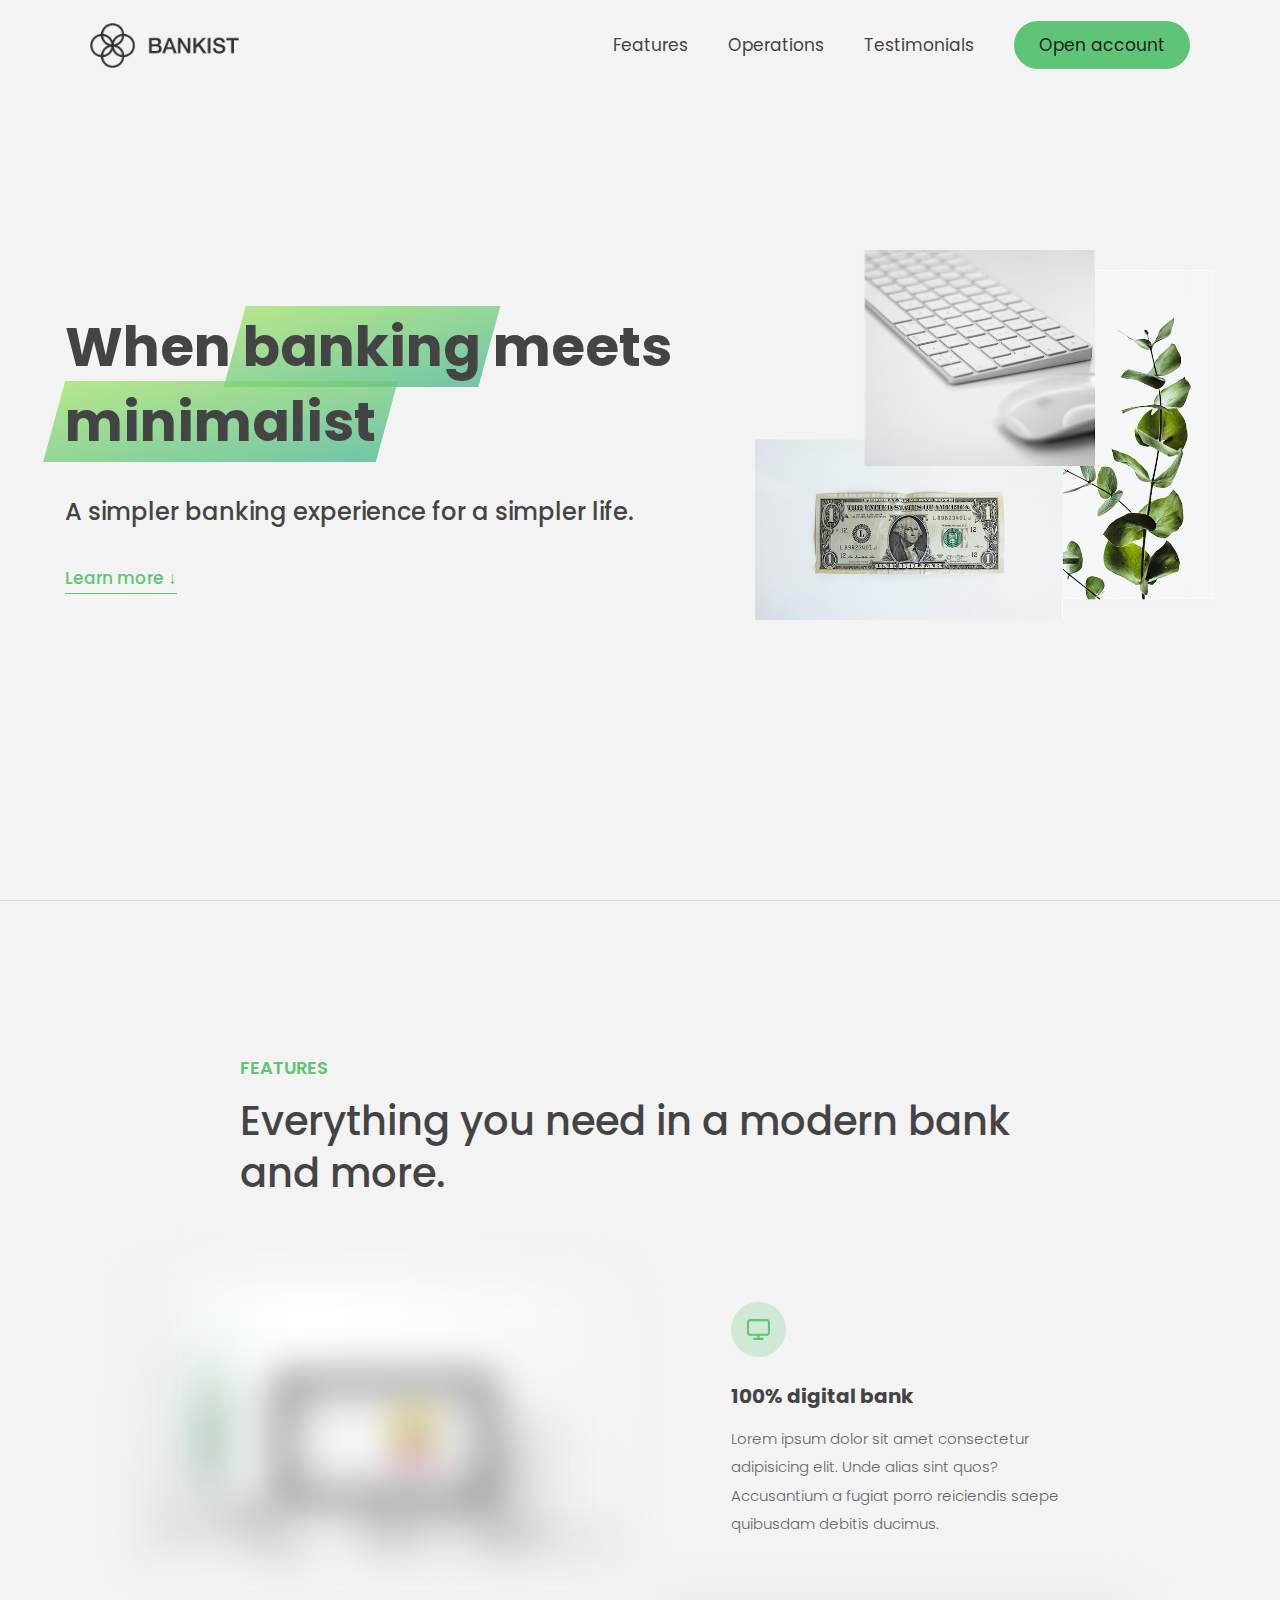
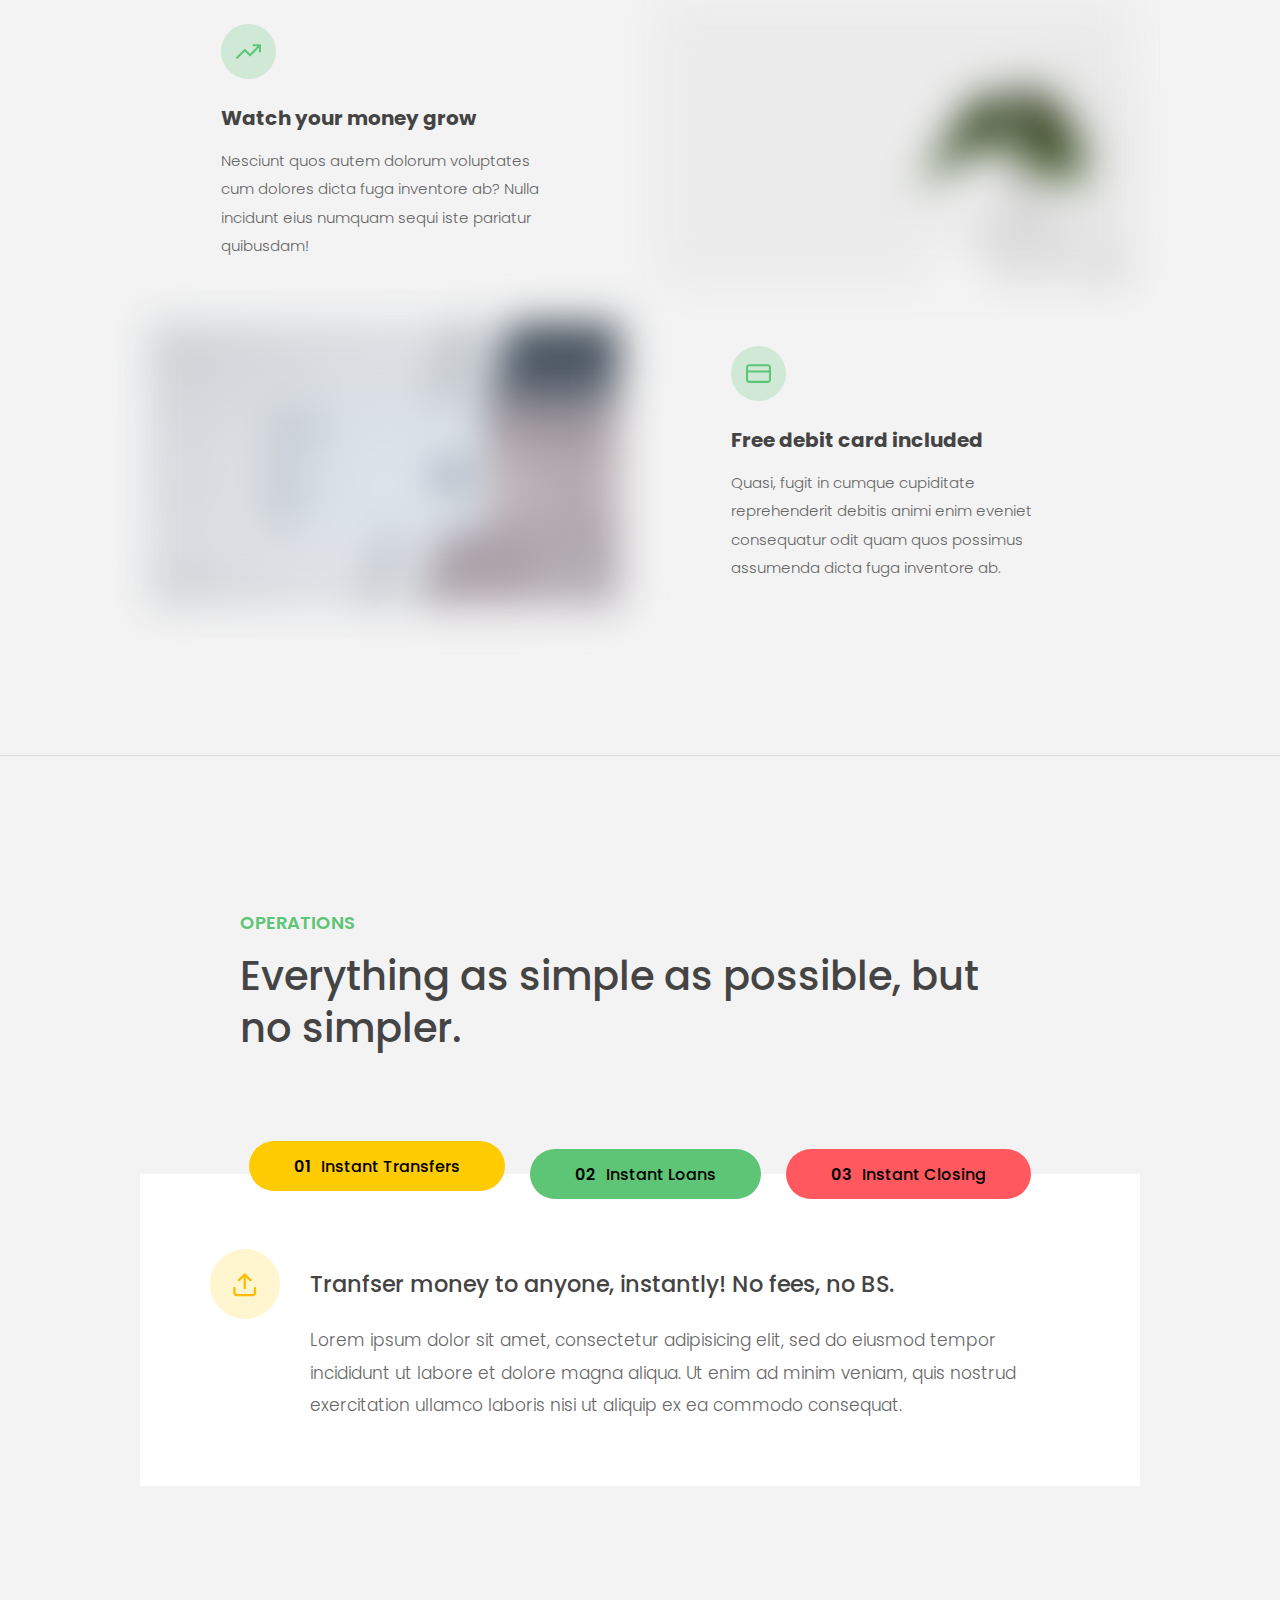
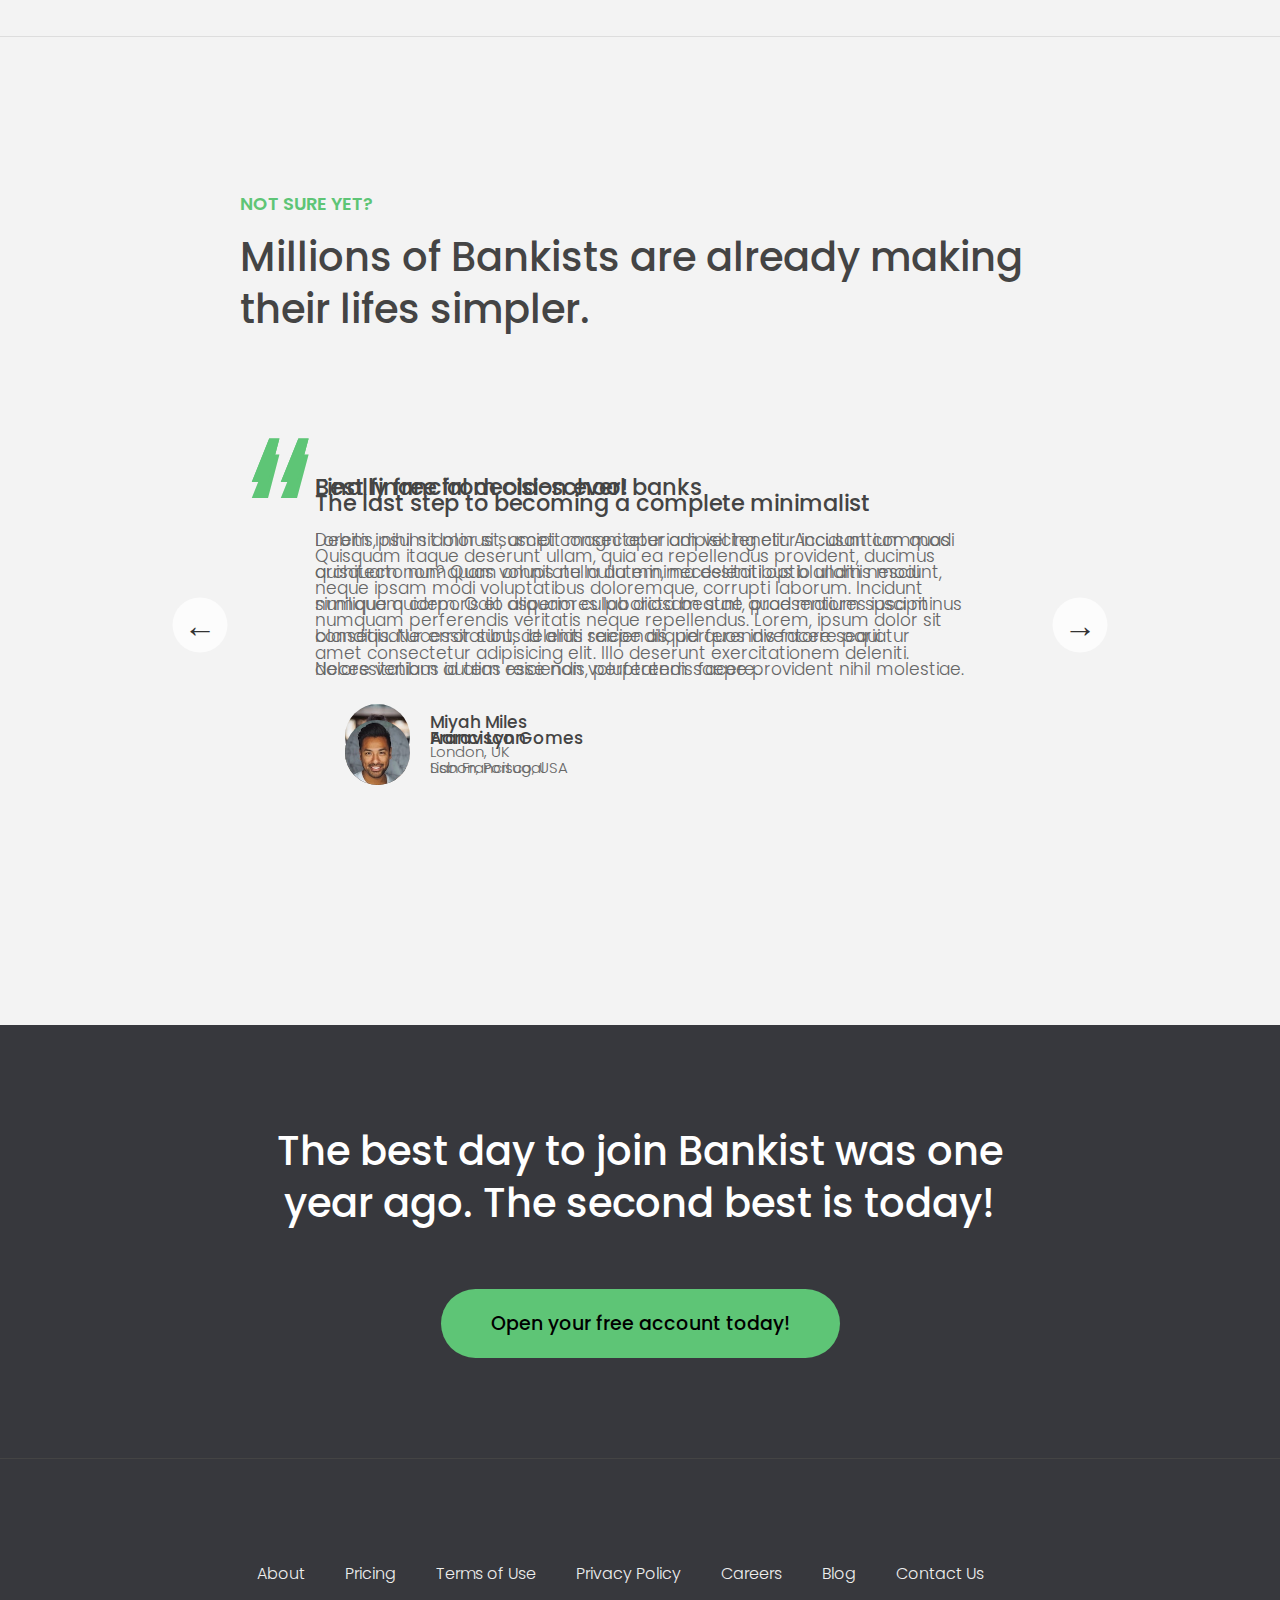
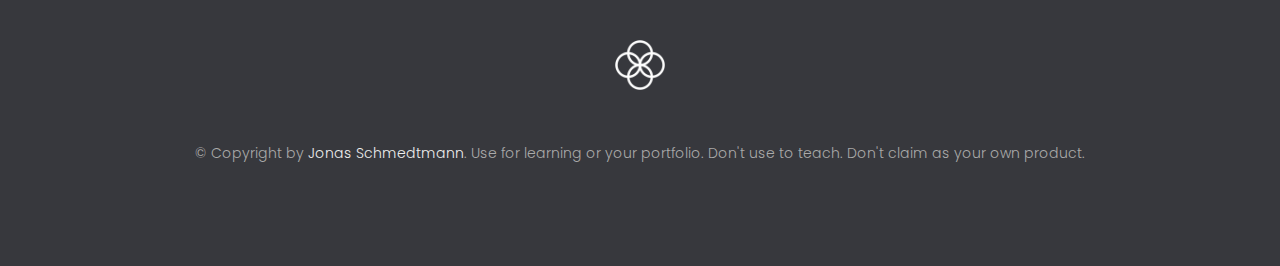
<file: bankist site/index.html>
<!DOCTYPE html>
<html lang="en">
  <head>
    <meta charset="UTF-8" />
    <meta name="viewport" content="width=device-width, initial-scale=1.0" />
    <meta http-equiv="X-UA-Compatible" content="ie=edge" />
    <link rel="shortcut icon" type="image/png" href="img/icon.png" />

    <link
      href="https://fonts.googleapis.com/css?family=Poppins:300,400,500,600&display=swap"
      rel="stylesheet"
    />
    <link rel="stylesheet" href="style.css" />
    <title>Bankist | When Banking meets Minimalist</title>
  </head>
  <body>
    <header class="header">
      <nav class="nav">
        <img
          src="img/logo.png"
          alt="Bankist logo"
          class="nav__logo"
          id="logo"
        />
        <ul class="nav__links">
          <li class="nav__item">
            <a class="nav__link" href="#section--1">Features</a>
          </li>
          <li class="nav__item">
            <a class="nav__link" href="#section--2">Operations</a>
          </li>
          <li class="nav__item">
            <a class="nav__link" href="#section--3">Testimonials</a>
          </li>
          <li class="nav__item">
            <a class="nav__link nav__link--btn btn--show-modal" href="#"
              >Open account</a
            >
          </li>
        </ul>
      </nav>

      <div class="header__title">
        <h1>
          When
          <!-- Green highlight effect -->
          <span class="highlight">banking</span>
          meets<br />
          <span class="highlight">minimalist</span>
        </h1>
        <h4>A simpler banking experience for a simpler life.</h4>
        <button class="btn--text btn--scroll-to">Learn more &DownArrow;</button>
        <img
          src="img/hero.png"
          class="header__img"
          alt="Minimalist bank items"
        />
      </div>
    </header>

    <section class="section" id="section--1">
      <div class="section__title">
        <h2 class="section__description">Features</h2>
        <h3 class="section__header">
          Everything you need in a modern bank and more.
        </h3>
      </div>

      <div class="features">
        <img
          src="img/digital-lazy.jpg"
          data-src="img/digital.jpg"
          alt="Computer"
          class="features__img lazy-img"
        />
        <div class="features__feature">
          <div class="features__icon">
            <svg>
              <use xlink:href="img/icons.svg#icon-monitor"></use>
            </svg>
          </div>
          <h5 class="features__header">100% digital bank</h5>
          <p>
            Lorem ipsum dolor sit amet consectetur adipisicing elit. Unde alias
            sint quos? Accusantium a fugiat porro reiciendis saepe quibusdam
            debitis ducimus.
          </p>
        </div>

        <div class="features__feature">
          <div class="features__icon">
            <svg>
              <use xlink:href="img/icons.svg#icon-trending-up"></use>
            </svg>
          </div>
          <h5 class="features__header">Watch your money grow</h5>
          <p>
            Nesciunt quos autem dolorum voluptates cum dolores dicta fuga
            inventore ab? Nulla incidunt eius numquam sequi iste pariatur
            quibusdam!
          </p>
        </div>
        <img
          src="img/grow-lazy.jpg"
          data-src="img/grow.jpg"
          alt="Plant"
          class="features__img lazy-img"
        />

        <img
          src="img/card-lazy.jpg"
          data-src="img/card.jpg"
          alt="Credit card"
          class="features__img lazy-img"
        />
        <div class="features__feature">
          <div class="features__icon">
            <svg>
              <use xlink:href="img/icons.svg#icon-credit-card"></use>
            </svg>
          </div>
          <h5 class="features__header">Free debit card included</h5>
          <p>
            Quasi, fugit in cumque cupiditate reprehenderit debitis animi enim
            eveniet consequatur odit quam quos possimus assumenda dicta fuga
            inventore ab.
          </p>
        </div>
      </div>
    </section>

    <section class="section" id="section--2">
      <div class="section__title">
        <h2 class="section__description">Operations</h2>
        <h3 class="section__header">
          Everything as simple as possible, but no simpler.
        </h3>
      </div>

      <div class="operations">
        <div class="operations__tab-container">
          <button
            class="btn operations__tab operations__tab--1 operations__tab--active"
            data-tab="1"
          >
            <span>01</span>Instant Transfers
          </button>
          <button class="btn operations__tab operations__tab--2" data-tab="2">
            <span>02</span>Instant Loans
          </button>
          <button class="btn operations__tab operations__tab--3" data-tab="3">
            <span>03</span>Instant Closing
          </button>
        </div>
        <div
          class="operations__content operations__content--1 operations__content--active"
        >
          <div class="operations__icon operations__icon--1">
            <svg>
              <use xlink:href="img/icons.svg#icon-upload"></use>
            </svg>
          </div>
          <h5 class="operations__header">
            Tranfser money to anyone, instantly! No fees, no BS.
          </h5>
          <p>
            Lorem ipsum dolor sit amet, consectetur adipisicing elit, sed do
            eiusmod tempor incididunt ut labore et dolore magna aliqua. Ut enim
            ad minim veniam, quis nostrud exercitation ullamco laboris nisi ut
            aliquip ex ea commodo consequat.
          </p>
        </div>

        <div class="operations__content operations__content--2">
          <div class="operations__icon operations__icon--2">
            <svg>
              <use xlink:href="img/icons.svg#icon-home"></use>
            </svg>
          </div>
          <h5 class="operations__header">
            Buy a home or make your dreams come true, with instant loans.
          </h5>
          <p>
            Duis aute irure dolor in reprehenderit in voluptate velit esse
            cillum dolore eu fugiat nulla pariatur. Excepteur sint occaecat
            cupidatat non proident, sunt in culpa qui officia deserunt mollit
            anim id est laborum.
          </p>
        </div>
        <div class="operations__content operations__content--3">
          <div class="operations__icon operations__icon--3">
            <svg>
              <use xlink:href="img/icons.svg#icon-user-x"></use>
            </svg>
          </div>
          <h5 class="operations__header">
            No longer need your account? No problem! Close it instantly.
          </h5>
          <p>
            Excepteur sint occaecat cupidatat non proident, sunt in culpa qui
            officia deserunt mollit anim id est laborum. Ut enim ad minim
            veniam, quis nostrud exercitation ullamco laboris nisi ut aliquip ex
            ea commodo consequat.
          </p>
        </div>
      </div>
    </section>

    <section class="section" id="section--3">
      <div class="section__title section__title--testimonials">
        <h2 class="section__description">Not sure yet?</h2>
        <h3 class="section__header">
          Millions of Bankists are already making their lifes simpler.
        </h3>
      </div>

      <div class="slider">
        <div class="slide slide--1">
          <div class="testimonial">
            <h5 class="testimonial__header">Best financial decision ever!</h5>
            <blockquote class="testimonial__text">
              Lorem ipsum dolor sit, amet consectetur adipisicing elit.
              Accusantium quas quisquam non? Quas voluptate nulla minima
              deleniti optio ullam nesciunt, numquam corporis et asperiores
              laboriosam sunt, praesentium suscipit blanditiis. Necessitatibus
              id alias reiciendis, perferendis facere pariatur dolore veniam
              autem esse non voluptatem saepe provident nihil molestiae.
            </blockquote>
            <address class="testimonial__author">
              <img src="img/user-1.jpg" alt="" class="testimonial__photo" />
              <h6 class="testimonial__name">Aarav Lynn</h6>
              <p class="testimonial__location">San Francisco, USA</p>
            </address>
          </div>
        </div>

        <div class="slide slide--2">
          <div class="testimonial">
            <h5 class="testimonial__header">
              The last step to becoming a complete minimalist
            </h5>
            <blockquote class="testimonial__text">
              Quisquam itaque deserunt ullam, quia ea repellendus provident,
              ducimus neque ipsam modi voluptatibus doloremque, corrupti
              laborum. Incidunt numquam perferendis veritatis neque repellendus.
              Lorem, ipsum dolor sit amet consectetur adipisicing elit. Illo
              deserunt exercitationem deleniti.
            </blockquote>
            <address class="testimonial__author">
              <img src="img/user-2.jpg" alt="" class="testimonial__photo" />
              <h6 class="testimonial__name">Miyah Miles</h6>
              <p class="testimonial__location">London, UK</p>
            </address>
          </div>
        </div>

        <div class="slide slide--3">
          <div class="testimonial">
            <h5 class="testimonial__header">
              Finally free from old-school banks
            </h5>
            <blockquote class="testimonial__text">
              Debitis, nihil sit minus suscipit magni aperiam vel tenetur
              incidunt commodi architecto numquam omnis nulla autem,
              necessitatibus blanditiis modi similique quidem. Odio aliquam
              culpa dicta beatae quod maiores ipsa minus consequatur error sunt,
              deleniti saepe aliquid quos inventore sequi. Necessitatibus id
              alias reiciendis, perferendis facere.
            </blockquote>
            <address class="testimonial__author">
              <img src="img/user-3.jpg" alt="" class="testimonial__photo" />
              <h6 class="testimonial__name">Francisco Gomes</h6>
              <p class="testimonial__location">Lisbon, Portugal</p>
            </address>
          </div>
        </div>

        <!-- <div class="slide"><img src="img/img-1.jpg" alt="Photo 1" /></div>
        <div class="slide"><img src="img/img-2.jpg" alt="Photo 2" /></div>
        <div class="slide"><img src="img/img-3.jpg" alt="Photo 3" /></div>
        <div class="slide"><img src="img/img-4.jpg" alt="Photo 4" /></div> -->
        <button class="slider__btn slider__btn--left">&larr;</button>
        <button class="slider__btn slider__btn--right">&rarr;</button>
        <div class="dots"></div>
      </div>
    </section>

    <section class="section section--sign-up">
      <div class="section__title">
        <h3 class="section__header">
          The best day to join Bankist was one year ago. The second best is
          today!
        </h3>
      </div>
      <button class="btn btn--show-modal">Open your free account today!</button>
    </section>

    <footer class="footer">
      <ul class="footer__nav">
        <li class="footer__item">
          <a class="footer__link" href="#">About</a>
        </li>
        <li class="footer__item">
          <a class="footer__link" href="#">Pricing</a>
        </li>
        <li class="footer__item">
          <a class="footer__link" href="#">Terms of Use</a>
        </li>
        <li class="footer__item">
          <a class="footer__link" href="#">Privacy Policy</a>
        </li>
        <li class="footer__item">
          <a class="footer__link" href="#">Careers</a>
        </li>
        <li class="footer__item">
          <a class="footer__link" href="#">Blog</a>
        </li>
        <li class="footer__item">
          <a class="footer__link" href="#">Contact Us</a>
        </li>
      </ul>
      <img src="img/icon.png" alt="Logo" class="footer__logo" />
      <p class="footer__copyright">
        &copy; Copyright by
        <a
          class="footer__link twitter-link"
          target="_blank"
          href="https://twitter.com/jonasschmedtman"
          >Jonas Schmedtmann</a
        >. Use for learning or your portfolio. Don't use to teach. Don't claim
        as your own product.
      </p>
    </footer>

    <div class="modal hidden">
      <button class="btn--close-modal">&times;</button>
      <h2 class="modal__header">
        Open your bank account <br />
        in just <span class="highlight">5 minutes</span>
      </h2>
      <form class="modal__form">
        <label>First Name</label>
        <input type="text" />
        <label>Last Name</label>
        <input type="text" />
        <label>Email Address</label>
        <input type="email" />
        <button class="btn">Next step &rarr;</button>
      </form>
    </div>
    <div class="overlay hidden"></div>

    <script src="script.js"></script>
  </body>
</html>
</file>
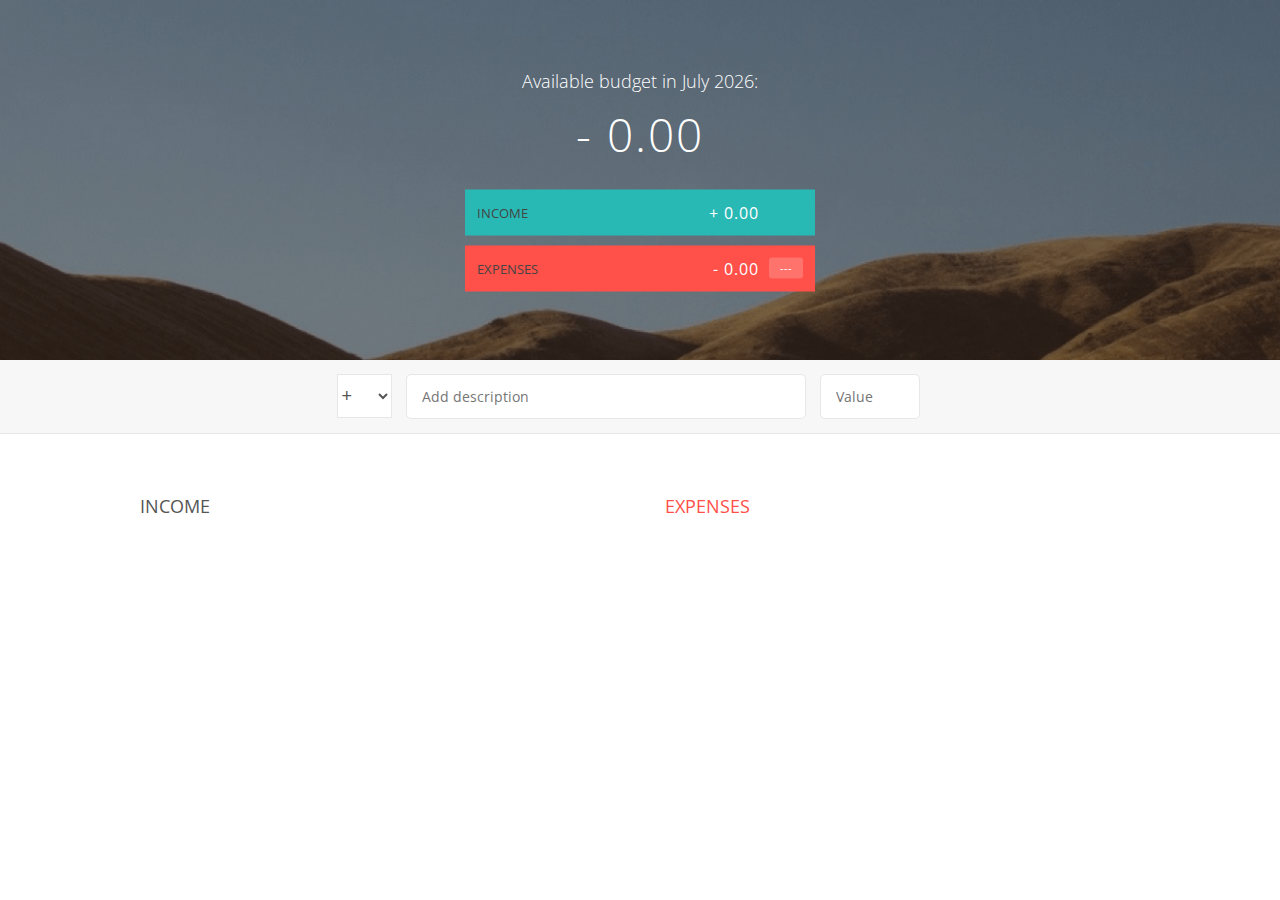
<file: budget app/budgetApp.html>
<!DOCTYPE html>
<html lang="en" dir="ltr">
  <head>
    <meta charset="utf-8" />
    <title>Budget App</title>
    <link
      href="https://fonts.googleapis.com/css?family=Open+Sans:100,300,400,600"
      rel="stylesheet"
      type="text/css"
    />
    <link
      href="http://code.ionicframework.com/ionicons/2.0.1/css/ionicons.min.css"
      rel="stylesheet"
      type="text/css"
    />
    <link rel="stylesheet" href="style.css" />
  </head>
  <body>
    <div class="top">
      <div class="budget">
        <div class="budget__title">
          Available budget in <span class="budget__title--month">%Month%</span>:
        </div>

        <div class="budget__value">+ 1,000.00</div>

        <div class="budget__income clearfix">
          <div class="budget__income--text">Income</div>
          <div class="right">
            <div class="budget__income--value">+ 2,000.00</div>
            <div class="budget__income--percentage">&nbsp;</div>
          </div>
        </div>

        <div class="budget__expenses clearfix">
          <div class="budget__expenses--text">Expenses</div>
          <div class="right clearfix">
            <div class="budget__expenses--value">- 1,954.36</div>
            <div class="budget__expenses--percentage">45%</div>
          </div>
        </div>
      </div>
    </div>

    <div class="bottom">
      <div class="add">
        <div class="add__container">
          <select class="add__type">
            <option value="inc" selected>+</option>
            <option value="exp">-</option>
          </select>
          <input
            type="text"
            class="add__description"
            placeholder="Add description"
          />
          <input type="number" class="add__value" placeholder="Value" />
          <button class="add__btn">
            <i class="ion-ios-checkmark-outline"></i>
          </button>
        </div>
      </div>

      <div class="container clearfix">
        <div class="income">
          <h2 class="income__title">Income</h2>
          <div class="income__list"></div>
        </div>

        <div class="expenses">
          <h2 class="expenses__title">Expenses</h2>
          <div class="expense__list"></div>
        </div>
      </div>
    </div>

    <script type="text/javascript" src="budgetApp.js"></script>
  </body>
</html>
</file>
<file: bankist site/style.css>
/* The page is NOT responsive. You can implement responsiveness yourself if you wanna have some fun 😃 */

:root {
  --color-primary: #5ec576;
  --color-secondary: #ffcb03;
  --color-tertiary: #ff585f;
  --color-primary-darker: #4bbb7d;
  --color-secondary-darker: #ffbb00;
  --color-tertiary-darker: #fd424b;
  --color-primary-opacity: #5ec5763a;
  --color-secondary-opacity: #ffcd0331;
  --color-tertiary-opacity: #ff58602d;
  --gradient-primary: linear-gradient(to top left, #39b385, #9be15d);
  --gradient-secondary: linear-gradient(to top left, #ffb003, #ffcb03);
}

* {
  margin: 0;
  padding: 0;
  box-sizing: inherit;
}

html {
  font-size: 62.5%;
  box-sizing: border-box;
}

body {
  font-family: 'Poppins', sans-serif;
  font-weight: 300;
  color: #444;
  line-height: 1.9;
  background-color: #f3f3f3;
}

/* GENERAL ELEMENTS */
.section {
  padding: 15rem 3rem;
  border-top: 1px solid #ddd;

  transition: transform 1s, opacity 1s;
}

.section--hidden {
  opacity: 0;
  transform: translateY(8rem);
}

.section__title {
  max-width: 80rem;
  margin: 0 auto 8rem auto;
}

.section__description {
  font-size: 1.8rem;
  font-weight: 600;
  text-transform: uppercase;
  color: var(--color-primary);
  margin-bottom: 1rem;
}

.section__header {
  font-size: 4rem;
  line-height: 1.3;
  font-weight: 500;
}

.btn {
  display: inline-block;
  background-color: var(--color-primary);
  font-size: 1.6rem;
  font-family: inherit;
  font-weight: 500;
  border: none;
  padding: 1.25rem 4.5rem;
  border-radius: 10rem;
  cursor: pointer;
  transition: all 0.3s;
}

.btn:hover {
  background-color: var(--color-primary-darker);
}

.btn--text {
  display: inline-block;
  background: none;
  font-size: 1.7rem;
  font-family: inherit;
  font-weight: 500;
  color: var(--color-primary);
  border: none;
  border-bottom: 1px solid currentColor;
  padding-bottom: 2px;
  cursor: pointer;
  transition: all 0.3s;
}

p {
  color: #666;
}

/* This is BAD for accessibility! Don't do in the real world! */
button:focus {
  outline: none;
}

img {
  transition: filter 0.5s;
}

.lazy-img {
  filter: blur(20px);
}

/* NAVIGATION */
.nav {
  display: flex;
  justify-content: space-between;
  align-items: center;
  height: 9rem;
  width: 100%;
  padding: 0 6rem;
  z-index: 100;
}

/* nav and stickly class at the same time */
.nav.sticky {
  position: fixed;
  background-color: rgba(255, 255, 255, 0.95);
}

.nav__logo {
  height: 4.5rem;
  transition: all 0.3s;
}

.nav__links {
  display: flex;
  align-items: center;
  list-style: none;
}

.nav__item {
  margin-left: 4rem;
}

.nav__link:link,
.nav__link:visited {
  font-size: 1.7rem;
  font-weight: 400;
  color: inherit;
  text-decoration: none;
  display: block;
  transition: all 0.3s;
}

.nav__link--btn:link,
.nav__link--btn:visited {
  padding: 0.8rem 2.5rem;
  border-radius: 3rem;
  background-color: var(--color-primary);
  color: #222;
}

.nav__link--btn:hover,
.nav__link--btn:active {
  color: inherit;
  background-color: var(--color-primary-darker);
  color: #333;
}

/* HEADER */
.header {
  padding: 0 3rem;
  height: 100vh;
  display: flex;
  flex-direction: column;
  align-items: center;
}

.header__title {
  flex: 1;

  max-width: 115rem;
  display: grid;
  grid-template-columns: 3fr 2fr;
  row-gap: 3rem;
  align-content: center;
  justify-content: center;

  align-items: start;
  justify-items: start;
}

h1 {
  font-size: 5.5rem;
  line-height: 1.35;
}

h4 {
  font-size: 2.4rem;
  font-weight: 500;
}

.header__img {
  width: 100%;
  grid-column: 2 / 3;
  grid-row: 1 / span 4;
  transform: translateY(-6rem);
}

.highlight {
  position: relative;
}

.highlight::after {
  display: block;
  content: '';
  position: absolute;
  bottom: 0;
  left: 0;
  height: 100%;
  width: 100%;
  z-index: -1;
  opacity: 0.7;
  transform: scale(1.07, 1.05) skewX(-15deg);
  background-image: var(--gradient-primary);
}

/* FEATURES */
.features {
  display: grid;
  grid-template-columns: 1fr 1fr;
  gap: 4rem;
  margin: 0 12rem;
}

.features__img {
  width: 100%;
}

.features__feature {
  align-self: center;
  justify-self: center;
  width: 70%;
  font-size: 1.5rem;
}

.features__icon {
  display: flex;
  align-items: center;
  justify-content: center;
  background-color: var(--color-primary-opacity);
  height: 5.5rem;
  width: 5.5rem;
  border-radius: 50%;
  margin-bottom: 2rem;
}

.features__icon svg {
  height: 2.5rem;
  width: 2.5rem;
  fill: var(--color-primary);
}

.features__header {
  font-size: 2rem;
  margin-bottom: 1rem;
}

/* OPERATIONS */
.operations {
  max-width: 100rem;
  margin: 12rem auto 0 auto;

  background-color: #fff;
}

.operations__tab-container {
  display: flex;
  justify-content: center;
}

.operations__tab {
  margin-right: 2.5rem;
  transform: translateY(-50%);
}

.operations__tab span {
  margin-right: 1rem;
  font-weight: 600;
  display: inline-block;
}

.operations__tab--1 {
  background-color: var(--color-secondary);
}

.operations__tab--1:hover {
  background-color: var(--color-secondary-darker);
}

.operations__tab--3 {
  background-color: var(--color-tertiary);
  margin: 0;
}

.operations__tab--3:hover {
  background-color: var(--color-tertiary-darker);
}

.operations__tab--active {
  transform: translateY(-66%);
}

.operations__content {
  display: none;

  /* JUST PRESENTATIONAL */
  font-size: 1.7rem;
  padding: 2.5rem 7rem 6.5rem 7rem;
}

.operations__content--active {
  display: grid;
  grid-template-columns: 7rem 1fr;
  column-gap: 3rem;
  row-gap: 0.5rem;
}

.operations__header {
  font-size: 2.25rem;
  font-weight: 500;
  align-self: center;
}

.operations__icon {
  display: flex;
  align-items: center;
  justify-content: center;
  height: 7rem;
  width: 7rem;
  border-radius: 50%;
}

.operations__icon svg {
  height: 2.75rem;
  width: 2.75rem;
}

.operations__content p {
  grid-column: 2;
}

.operations__icon--1 {
  background-color: var(--color-secondary-opacity);
}
.operations__icon--2 {
  background-color: var(--color-primary-opacity);
}
.operations__icon--3 {
  background-color: var(--color-tertiary-opacity);
}
.operations__icon--1 svg {
  fill: var(--color-secondary-darker);
}
.operations__icon--2 svg {
  fill: var(--color-primary);
}
.operations__icon--3 svg {
  fill: var(--color-tertiary);
}

/* SLIDER */
.slider {
  max-width: 100rem;
  height: 50rem;
  margin: 0 auto;
  position: relative;

  /* IN THE END */
  overflow: hidden;
}

.slide {
  position: absolute;
  top: 0;
  width: 100%;
  height: 50rem;

  display: flex;
  align-items: center;
  justify-content: center;

  /* THIS creates the animation! */
  transition: transform 1s;
}

.slide > img {
  /* Only for images that have different size than slide */
  width: 100%;
  height: 100%;
  object-fit: cover;
}

.slider__btn {
  position: absolute;
  top: 50%;
  z-index: 10;

  border: none;
  background: rgba(255, 255, 255, 0.7);
  font-family: inherit;
  color: #333;
  border-radius: 50%;
  height: 5.5rem;
  width: 5.5rem;
  font-size: 3.25rem;
  cursor: pointer;
}

.slider__btn--left {
  left: 6%;
  transform: translate(-50%, -50%);
}

.slider__btn--right {
  right: 6%;
  transform: translate(50%, -50%);
}

.dots {
  position: absolute;
  bottom: 5%;
  left: 50%;
  transform: translateX(-50%);
  display: flex;
}

.dots__dot {
  border: none;
  background-color: #b9b9b9;
  opacity: 0.7;
  height: 1rem;
  width: 1rem;
  border-radius: 50%;
  margin-right: 1.75rem;
  cursor: pointer;
  transition: all 0.5s;

  /* Only necessary when overlying images */
  /* box-shadow: 0 0.6rem 1.5rem rgba(0, 0, 0, 0.7); */
}

.dots__dot:last-child {
  margin: 0;
}

.dots__dot--active {
  /* background-color: #fff; */
  background-color: #888;
  opacity: 1;
}

/* TESTIMONIALS */
.testimonial {
  width: 65%;
  position: relative;
}

.testimonial::before {
  content: '\201C';
  position: absolute;
  top: -5.7rem;
  left: -6.8rem;
  line-height: 1;
  font-size: 20rem;
  font-family: inherit;
  color: var(--color-primary);
  z-index: -1;
}

.testimonial__header {
  font-size: 2.25rem;
  font-weight: 500;
  margin-bottom: 1.5rem;
}

.testimonial__text {
  font-size: 1.7rem;
  margin-bottom: 3.5rem;
  color: #666;
}

.testimonial__author {
  margin-left: 3rem;
  font-style: normal;

  display: grid;
  grid-template-columns: 6.5rem 1fr;
  column-gap: 2rem;
}

.testimonial__photo {
  grid-row: 1 / span 2;
  width: 6.5rem;
  border-radius: 50%;
}

.testimonial__name {
  font-size: 1.7rem;
  font-weight: 500;
  align-self: end;
  margin: 0;
}

.testimonial__location {
  font-size: 1.5rem;
}

.section__title--testimonials {
  margin-bottom: 4rem;
}

/* SIGNUP */
.section--sign-up {
  background-color: #37383d;
  border-top: none;
  border-bottom: 1px solid #444;
  text-align: center;
  padding: 10rem 3rem;
}

.section--sign-up .section__header {
  color: #fff;
  text-align: center;
}

.section--sign-up .section__title {
  margin-bottom: 6rem;
}

.section--sign-up .btn {
  font-size: 1.9rem;
  padding: 2rem 5rem;
}

/* FOOTER */
.footer {
  padding: 10rem 3rem;
  background-color: #37383d;
}

.footer__nav {
  list-style: none;
  display: flex;
  justify-content: center;
  margin-bottom: 5rem;
}

.footer__item {
  margin-right: 4rem;
}

.footer__link {
  font-size: 1.6rem;
  color: #eee;
  text-decoration: none;
}

.footer__logo {
  height: 5rem;
  display: block;
  margin: 0 auto;
  margin-bottom: 5rem;
}

.footer__copyright {
  font-size: 1.4rem;
  color: #aaa;
  text-align: center;
}

.footer__copyright .footer__link {
  font-size: 1.4rem;
}

/* MODAL WINDOW */
.modal {
  position: fixed;
  top: 50%;
  left: 50%;
  transform: translate(-50%, -50%);
  max-width: 60rem;
  background-color: #f3f3f3;
  padding: 5rem 6rem;
  box-shadow: 0 4rem 6rem rgba(0, 0, 0, 0.3);
  z-index: 1000;
  transition: all 0.5s;
}

.overlay {
  position: fixed;
  top: 0;
  left: 0;
  width: 100%;
  height: 100%;
  background-color: rgba(0, 0, 0, 0.5);
  backdrop-filter: blur(4px);
  z-index: 100;
  transition: all 0.5s;
}

.modal__header {
  font-size: 3.25rem;
  margin-bottom: 4.5rem;
  line-height: 1.5;
}

.modal__form {
  margin: 0 3rem;
  display: grid;
  grid-template-columns: 1fr 2fr;
  align-items: center;
  gap: 2.5rem;
}

.modal__form label {
  font-size: 1.7rem;
  font-weight: 500;
}

.modal__form input {
  font-size: 1.7rem;
  padding: 1rem 1.5rem;
  border: 1px solid #ddd;
  border-radius: 0.5rem;
}

.modal__form button {
  grid-column: 1 / span 2;
  justify-self: center;
  margin-top: 1rem;
}

.btn--close-modal {
  font-family: inherit;
  color: inherit;
  position: absolute;
  top: 0.5rem;
  right: 2rem;
  font-size: 4rem;
  cursor: pointer;
  border: none;
  background: none;
}

.hidden {
  visibility: hidden;
  opacity: 0;
}

/* COOKIE MESSAGE */
.cookie-message {
  display: flex;
  align-items: center;
  justify-content: space-evenly;
  width: 100%;
  background-color: white;
  color: #bbb;
  font-size: 1.5rem;
  font-weight: 400;
}
</file>
<file: budget app/style.css>
/**********************************************
*** GENERAL
**********************************************/

* {
    margin: 0;
    padding: 0;
    box-sizing: border-box;
}

.clearfix::after {
    content: "";
    display: table;
    clear: both;
}

body {
    color: #555;
    font-family: Open Sans;
    font-size: 16px;
    position: relative;
    height: 100vh;
    font-weight: 400;
}

.right { float: right; }
.red { color: #FF5049 !important; }
.red-focus:focus { border: 1px solid #FF5049 !important; }

/**********************************************
*** TOP PART
**********************************************/

.top {
    height: 40vh;
    background-image: linear-gradient(rgba(0, 0, 0, 0.35), rgba(0, 0, 0, 0.35)), url(back.png);
    background-size: cover;
    background-position: center;
    position: relative;
}

.budget {
    position: absolute;
    width: 350px;
    top: 50%;
    left: 50%;
    transform: translate(-50%, -50%);
    color: #fff;
}

.budget__title {
    font-size: 18px;
    text-align: center;
    margin-bottom: 10px;
    font-weight: 300;
}

.budget__value {
    font-weight: 300;
    font-size: 46px;
    text-align: center;
    margin-bottom: 25px;
    letter-spacing: 2px;
}

.budget__income,
.budget__expenses {
    padding: 12px;
    text-transform: uppercase;
}

.budget__income {
    margin-bottom: 10px;
    background-color: #28B9B5;
}

.budget__expenses {
    background-color: #FF5049;
}

.budget__income--text,
.budget__expenses--text {
    float: left;
    font-size: 13px;
    color: #444;
    margin-top: 2px;
}

.budget__income--value,
.budget__expenses--value {
    letter-spacing: 1px;
    float: left;
}

.budget__income--percentage,
.budget__expenses--percentage {
    float: left;
    width: 34px;
    font-size: 11px;
    padding: 3px 0;
    margin-left: 10px;
}

.budget__expenses--percentage {
    background-color: rgba(255, 255, 255, 0.2);
    text-align: center;
    border-radius: 3px;
}


/**********************************************
*** BOTTOM PART
**********************************************/

/***** FORM *****/
.add {
    padding: 14px;
    border-bottom: 1px solid #e7e7e7;
    background-color: #f7f7f7;
}

.add__container {
    margin: 0 auto;
    text-align: center;
}

.add__type {
    width: 55px;
    border: 1px solid #e7e7e7;
    height: 44px;
    font-size: 18px;
    color: inherit;
    background-color: #fff;
    margin-right: 10px;
    font-weight: 300;
    transition: border 0.3s;
}

.add__description,
.add__value {
    border: 1px solid #e7e7e7;
    background-color: #fff;
    color: inherit;
    font-family: inherit;
    font-size: 14px;
    padding: 12px 15px;
    margin-right: 10px;
    border-radius: 5px;
    transition: border 0.3s;
}

.add__description { width: 400px;}
.add__value { width: 100px;}

.add__btn {
    font-size: 35px;
    background: none;
    border: none;
    color: #28B9B5;
    cursor: pointer;
    display: inline-block;
    vertical-align: middle;
    line-height: 1.1;
    margin-left: 10px;
}

.add__btn:active { transform: translateY(2px); }

.add__type:focus,
.add__description:focus,
.add__value:focus {
    outline: none;
    border: 1px solid #28B9B5;
}

.add__btn:focus { outline: none; }

/***** LISTS *****/
.container {
    width: 1000px;
    margin: 60px auto;
}

.income {
    float: left;
    width: 475px;
    margin-right: 50px;
}

.expenses {
    float: left;
    width: 475px;
}

h2 {
    text-transform: uppercase;
    font-size: 18px;
    font-weight: 400;
    margin-bottom: 15px;
}

.icome__title { color: #28B9B5; }
.expenses__title { color: #FF5049; }

.item {
    padding: 13px;
    border-bottom: 1px solid #e7e7e7;
}

.item:first-child { border-top: 1px solid #e7e7e7; }
.item:nth-child(even) { background-color: #f7f7f7; }

.item__description {
    float: left;
}

.item__value {
    float: left;
    transition: transform 0.3s;
}

.item__percentage {
    float: left;
    margin-left: 20px;
    transition: transform 0.3s;
    font-size: 11px;
    background-color: #FFDAD9;
    padding: 3px;
    border-radius: 3px;
    width: 32px;
    text-align: center;
}

.income .item__value,
.income .item__delete--btn {
    color: #28B9B5;
}

.expenses .item__value,
.expenses .item__percentage,
.expenses .item__delete--btn {
    color: #FF5049;
}


.item__delete {
    float: left;
}

.item__delete--btn {
    font-size: 22px;
    background: none;
    border: none;
    cursor: pointer;
    display: inline-block;
    vertical-align: middle;
    line-height: 1;
    display: none;
}

.item__delete--btn:focus { outline: none; }
.item__delete--btn:active { transform: translateY(2px); }

.item:hover .item__delete--btn { display: block; }
.item:hover .item__value { transform: translateX(-20px); }
.item:hover .item__percentage { transform: translateX(-20px); }


.unpaid {
    background-color: #FFDAD9 !important;
    cursor: pointer;
    color: #FF5049;

}

.unpaid .item__percentage { box-shadow: 0 2px 6px 0 rgba(0, 0, 0, 0.1); }
.unpaid:hover .item__description { font-weight: 900; }
</file>
